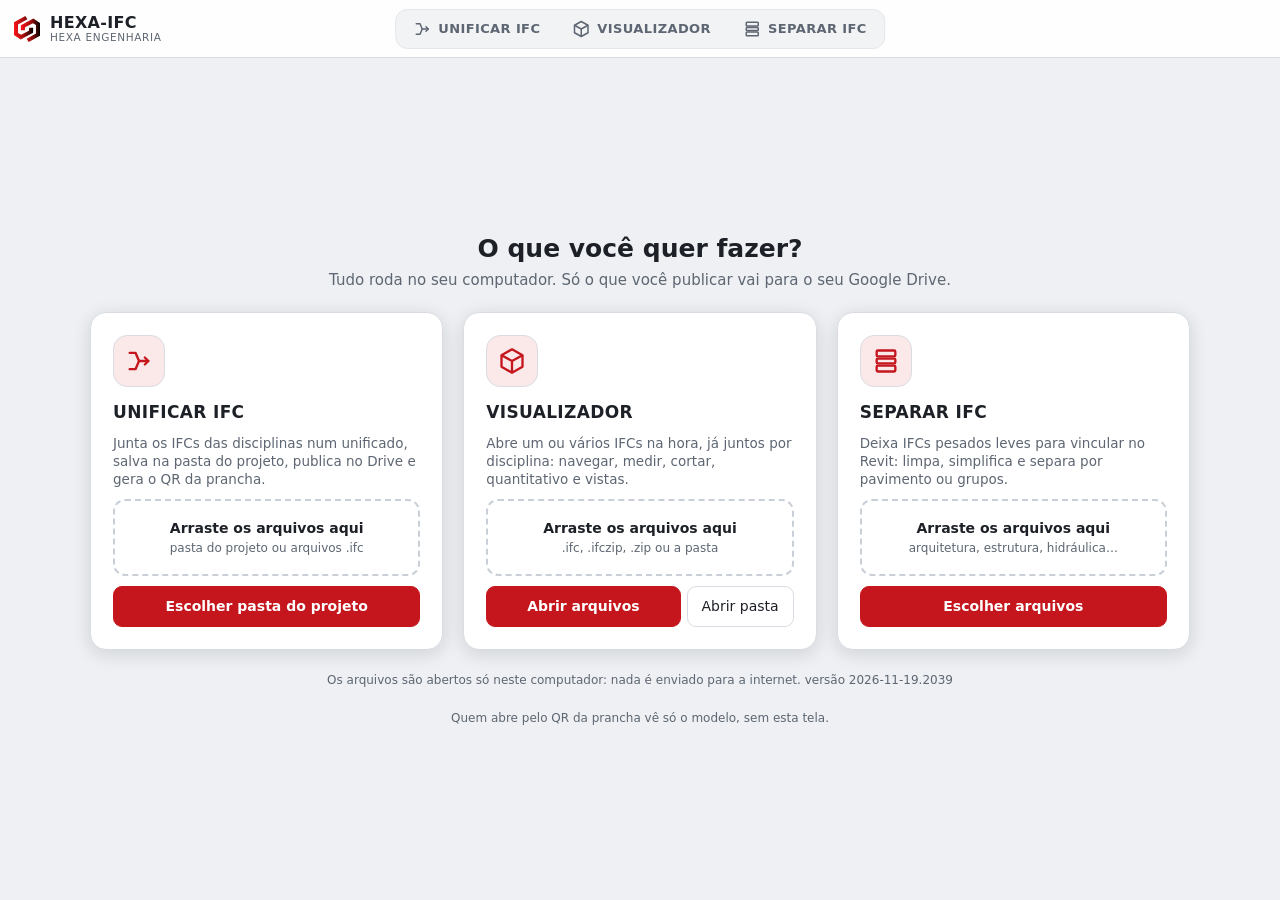
<file: index.html>
<!doctype html>
<html lang="pt-BR">
<head>
<meta charset="utf-8">
<meta name="viewport" content="width=device-width, initial-scale=1, viewport-fit=cover">
<meta name="theme-color" content="#ffffff">
<link rel="manifest" href="manifest.webmanifest">
<link rel="icon" type="image/png" href="icons/icon192.png">
<link rel="apple-touch-icon" href="icons/icon192.png">
<title>HEXA Engenharia · Visualizador IFC</title>
<style>
  :root {
    --bg: #eef0f3; --card: #ffffffee; --txt: #1d2127; --sub: #5d6672; --linha: #d9dde3;
    --acento: #c4161c; --acento-txt: #fff; --sombra: 0 4px 18px rgba(20, 28, 40, .14);
    --topo: calc(env(safe-area-inset-top) + 58px);
  }
  * { box-sizing: border-box; }
  [hidden] { display: none !important; }
  html, body { margin: 0; height: 100%; background: var(--bg); color: var(--txt);
    font: 15px/1.35 system-ui, -apple-system, "Segoe UI", Roboto, sans-serif; overflow: hidden; }
  button { font: inherit; color: inherit; }
  #c { position: fixed; inset: 0; width: 100%; height: 100%; display: block; touch-action: none; }
  .card { background: var(--card); backdrop-filter: blur(8px); border: 1px solid var(--linha); border-radius: 14px; box-shadow: var(--sombra); }
  .bt { border: 1px solid var(--linha); background: #fff; border-radius: 9px; padding: 7px 11px; font-size: 13px; cursor: pointer; }
  .bt:disabled { opacity: .45; cursor: default; }
  .bt.ativo { background: var(--acento); color: var(--acento-txt); border-color: var(--acento); }
  .bt.prim { background: var(--acento); color: #fff; border-color: var(--acento); font-weight: 600; }
  .linha { display: flex; gap: 6px; flex-wrap: wrap; align-items: center; }
  .dica { font-size: 12.5px; color: var(--sub); margin: 0 0 8px; }

  /* ---------- cabeçalho ---------- */
  header { position: fixed; top: 0; left: 0; right: 0; display: flex; align-items: center; gap: 10px;
    padding: calc(env(safe-area-inset-top) + 8px) 14px 8px; background: var(--card); backdrop-filter: blur(8px);
    border-bottom: 1px solid var(--linha); z-index: 5; height: var(--topo); }
  #logo { display: flex; flex: none; }
  .tit { min-width: 0; flex: 1; }
  #titulo { font-weight: 650; font-size: 15px; white-space: nowrap; overflow: hidden; text-overflow: ellipsis; }
  .sub { font-size: 12px; color: var(--sub); display: flex; gap: 8px; }
  .ic { border: 1px solid var(--linha); background: #fff; border-radius: 10px; width: 38px; height: 38px; display: grid; place-items: center; cursor: pointer; padding: 0; flex: none; }
  .ic svg { width: 20px; height: 20px; }
  .ic.ativo { background: var(--acento); color: #fff; border-color: var(--acento); }

  /* ---------- barra de ferramentas (direita) ---------- */
  #ferramentas { position: fixed; right: 12px; top: calc(var(--topo) + 196px); z-index: 4; display: flex; flex-direction: column; gap: 6px; padding: 6px; }

  /* ---------- cubo de vistas (como no Revit) ---------- */
  #cubo { position: fixed; right: 4px; top: calc(var(--topo) + 2px); width: 150px; z-index: 4; text-align: center; user-select: none; }
  #cuboCanvas { width: 150px; height: 166px; display: block; touch-action: none; cursor: grab; }
  #setasCubo button { position: absolute; width: 0; height: 0; padding: 0; border: 7px solid transparent; background: none; cursor: pointer; }
  #setasCubo .c { left: calc(50% - 7px); top: 27px; border-bottom: 9px solid #8a929c; border-top-width: 0; }
  #setasCubo .b { left: calc(50% - 7px); top: 113px; border-top: 9px solid #8a929c; border-bottom-width: 0; }
  #setasCubo .e { left: 27px; top: 68px; border-right: 9px solid #8a929c; border-left-width: 0; }
  #setasCubo .d { right: 27px; top: 68px; border-left: 9px solid #8a929c; border-right-width: 0; }
  #setasCubo .c:hover { border-bottom-color: #2f6fd0; } #setasCubo .b:hover { border-top-color: #2f6fd0; }
  #setasCubo .e:hover { border-right-color: #2f6fd0; } #setasCubo .d:hover { border-left-color: #2f6fd0; }
  #btnCasa { position: absolute; left: 4px; top: 4px; width: 26px; height: 26px; border-radius: 7px; border: 1px solid var(--linha); background: #ffffffd9; display: grid; place-items: center; padding: 0; cursor: pointer; color: var(--sub); }
  #btnCasa svg { width: 15px; height: 15px; }
  #btnCasa:hover { color: var(--acento); border-color: #b9c0c8; }
  #btnProj { margin-top: -4px; border: 1px solid var(--linha); background: #ffffffd9; border-radius: 10px; padding: 2px 9px; font-size: 11px; color: var(--sub); cursor: pointer; }
  #btnProj:hover { color: var(--acento); border-color: #b9c0c8; }

  /* ---------- coluna de cartões (ferramenta ativa + objeto selecionado) ---------- */
  #coluna { position: fixed; right: 160px; top: calc(var(--topo) + 12px); width: 330px; z-index: 4; display: flex; flex-direction: column; gap: 10px;
    max-height: calc(100vh - var(--topo) - 24px); overflow: auto; pointer-events: none; }
  #coluna > * { pointer-events: auto; }
  .pcard { padding: 12px 40px 12px 14px; position: relative; }
  .pcard h3 { font-size: 14px; margin: 0 0 8px; }
  .x { position: absolute; top: 6px; right: 6px; border: 0; background: none; font-size: 20px; color: var(--sub); cursor: pointer; padding: 4px 8px; line-height: 1; }
  #info .t { font-weight: 650; word-break: break-word; }
  #info .s, #info .o { font-size: 12.5px; color: var(--sub); margin-top: 2px; word-break: break-word; }
  .acoesInfo { margin-top: 10px; }
  .props table { border-collapse: collapse; width: 100%; font-size: 12.5px; margin-top: 8px; }
  .props th { text-align: left; font-weight: 500; color: var(--sub); padding: 3px 10px 3px 0; vertical-align: top; white-space: nowrap; }
  .props td { padding: 3px 0; word-break: break-word; }
  .props .dims { background: #f4f5f7; border-radius: 8px; }
  .props .dims th, .props .dims td { padding: 5px 8px; }
  .props .dims td { font-weight: 600; }
  .props details { margin-top: 8px; font-size: 12.5px; }
  .props summary { cursor: pointer; color: var(--acento); font-weight: 600; }
  .props .pg { margin-top: 8px; } .props .pg b { font-size: 12px; color: var(--sub); }
  .props .lista { margin: 8px 0 0; padding-left: 18px; font-size: 12.5px; }
  input[type=range] { width: 100%; accent-color: var(--acento); }
  /* ---------- Ver em AR ---------- */
  .campo { display: flex; flex-direction: column; gap: 4px; font-size: 12.5px; color: var(--sub); margin: 0 0 8px; }
  .campo select { border: 1px solid var(--linha); border-radius: 9px; padding: 7px 8px; font: inherit; font-size: 14px; color: var(--txt); background: #fff; }
  #cAR .pa, #cAR .pb { color: #fff; background: #c4161c; border-radius: 5px; padding: 0 5px; } #cAR .pb { background: #2f6fd0; }
  .arDist { font-size: 13.5px; font-weight: 600; margin: 0 0 8px; }
  .arMsg { font-size: 12.5px; color: #b3261e; background: #fdecea; border-radius: 8px; padding: 6px 8px; margin: 0 0 8px; }
  .arMsg:empty, .arStatus:empty { display: none; }
  .arStatus { font-size: 12.5px; background: #eef4fc; border-radius: 8px; padding: 6px 8px; margin: 0 0 8px; }
  .rot.pino { transform: translate(-50%, calc(-100% - 9px)); font-size: 13px; padding: 2px 8px; }
  #arOverlay { position: fixed; inset: 0; z-index: 20; pointer-events: none; display: flex; flex-direction: column; justify-content: space-between;
    padding: calc(env(safe-area-inset-top) + 12px) 12px calc(env(safe-area-inset-bottom) + 14px); color: #fff; font-size: 15px; }
  #arOverlay button, .arCaixa { pointer-events: auto; }
  .arTopo, .arBaixo { display: flex; flex-direction: column; gap: 8px; align-items: center; }
  .arFaixa { background: rgba(20, 24, 30, .78); border-radius: 12px; padding: 10px 14px; font-weight: 600; text-align: center; max-width: 520px; }
  .arFaixa:empty { display: none; }
  .arAviso { background: #f2a516; color: #1d2127; border-radius: 10px; padding: 8px 12px; font-weight: 600; font-size: 14px; text-align: center; }
  .arCaixa { position: relative; background: rgba(255, 255, 255, .95); color: var(--txt); border-radius: 14px; padding: 12px 14px; width: min(420px, 100%); box-shadow: var(--sombra); }
  #arInfo { padding-right: 40px; } #arInfo .t { font-weight: 650; word-break: break-word; } #arInfo .s { font-size: 13px; color: var(--sub); }
  #arInfo .d { border-collapse: collapse; margin-top: 6px; font-size: 13.5px; } #arInfo .d th { text-align: left; font-weight: 500; color: var(--sub); padding: 2px 10px 2px 0; } #arInfo .d td { font-weight: 600; }
  .arGrade { display: grid; grid-template-columns: auto repeat(4, 48px); gap: 6px; align-items: center; justify-content: center; }
  .arGrade .rot { font-size: 12.5px; color: var(--sub); padding-right: 4px; }
  .arGrade span.rot:nth-of-type(n+2) { grid-column: 1; }
  .arGrade button, .arBarra button { border: 0; border-radius: 12px; background: #fff; color: var(--txt); font: inherit; font-weight: 600; cursor: pointer; }
  .arGrade button { height: 46px; font-size: 20px; border: 1px solid var(--linha); }
  .arBarra { display: flex; gap: 8px; }
  .arBarra button { padding: 12px 16px; box-shadow: var(--sombra); }
  .arBarra button:disabled { opacity: .5; }
  .arBarra button.ativo { background: var(--acento); color: #fff; }
  .medidas { list-style: none; margin: 6px 0 8px; padding: 0; font-size: 13px; max-height: 34vh; overflow: auto; }
  .medidas .nw { white-space: nowrap; }
  .medidas li { display: grid; grid-template-columns: 70px 1fr auto; align-items: center; gap: 6px; padding: 5px 0; border-bottom: 1px solid #eef0f2; }
  .medidas li .nm { color: var(--sub); }
  .medidas li .val { text-align: right; }
  .medidas li small { display: block; color: var(--sub); font-size: 11.5px; margin-top: 1px; }
  .medidas li .del { border: 0; background: none; color: var(--sub); cursor: pointer; font-size: 16px; padding: 0 2px 0 4px; line-height: 1; }
  .medidas li .del:hover { color: var(--acento); }
  .medidas input.alt, #inpAltura { width: 58px; padding: 3px 5px; border: 1px solid var(--linha); border-radius: 6px; font: inherit; font-size: 12.5px; }
  .segmento { display: flex; background: #f1f3f5; border-radius: 10px; padding: 3px; gap: 2px; margin: 0 0 8px; }
  .segmento button { flex: 1; border: 0; background: none; padding: 6px 4px; border-radius: 8px; font-size: 13px; color: var(--sub); cursor: pointer; }
  .segmento button.ativo { background: #fff; color: var(--acento); font-weight: 600; box-shadow: 0 1px 3px rgba(0, 0, 0, .12); }
  .opc { display: flex; align-items: center; gap: 7px; font-size: 13px; margin: 0 0 6px; cursor: pointer; }
  .opc input { accent-color: var(--acento); width: 16px; height: 16px; margin: 0; flex: none; }
  #alturaVol { margin: 0 0 8px; font-size: 13px; }
  #barraDesenho { margin: 0 0 6px; }
  .totais { background: #f4f5f7; border-radius: 8px; padding: 7px 9px; font-size: 13px; margin: 0 0 8px; display: grid; gap: 2px; }
  .totais span { font-size: 11px; text-transform: uppercase; letter-spacing: .05em; color: var(--sub); }

  /* ---------- painel (esquerda) ---------- */
  #painel { position: fixed; left: 12px; bottom: calc(env(safe-area-inset-bottom) + 12px); z-index: 4; width: min(300px, calc(100vw - 24px)); }
  #painel .topo { display: flex; align-items: center; gap: 4px; padding: 8px 8px 4px 10px; }
  .abas { display: flex; gap: 2px; flex: 1; }
  .abas button { border: 0; background: none; padding: 6px 9px; border-radius: 8px; font-size: 13px; color: var(--sub); cursor: pointer; }
  .abas button.ativa { background: #fbe9ea; color: var(--acento); font-weight: 600; }
  #btnPainel { border: 0; background: none; font-size: 18px; color: var(--sub); padding: 2px 6px; cursor: pointer; }
  #painel.fechado #corpo { display: none; }
  #painel.fechado #btnPainel { transform: rotate(180deg); }
  .lst { list-style: none; margin: 0; padding: 0 6px; max-height: 36vh; overflow: auto; }
  .lst li { display: flex; align-items: center; gap: 6px; padding: 1px 6px; border-radius: 8px; }
  .lst label { flex: 1; display: flex; align-items: center; gap: 9px; padding: 7px 0; cursor: pointer; min-width: 0; }
  .lst input[type=checkbox] { width: 18px; height: 18px; accent-color: var(--acento); margin: 0; flex: none; }
  .lst .n { color: var(--sub); font-size: 12px; }
  .lst .vista { flex: 1; text-align: left; border: 0; background: none; padding: 8px 0; cursor: pointer; font-weight: 550; }
  .lst .del { border: 0; background: none; color: var(--sub); cursor: pointer; font-size: 17px; padding: 2px 6px; }
  .lst .vazio { color: var(--sub); font-size: 13px; padding: 8px 6px; }
  .sw { width: 12px; height: 12px; border-radius: 3px; flex: none; }
  .nm { white-space: nowrap; overflow: hidden; text-overflow: ellipsis; font-weight: 550; flex: 1; }
  .rodape { display: flex; gap: 6px; padding: 8px 12px 12px; flex-wrap: wrap; align-items: center; }
  .rodape select { border: 1px solid var(--linha); border-radius: 9px; padding: 7px 8px; font: inherit; font-size: 13px; background: #fff; flex: 1 1 100%; min-width: 0; }
  .novaVista { display: flex; gap: 6px; padding: 6px 12px 0; }
  .novaVista input { flex: 1; min-width: 0; border: 1px solid var(--linha); border-radius: 9px; padding: 7px 9px; font: inherit; font-size: 13px; }
  .grupoV { display: flex; align-items: baseline; gap: 8px; padding: 6px 12px 2px; font-size: 11px; font-weight: 700; color: var(--sub); text-transform: uppercase; letter-spacing: .04em; }
  .grupoV small { text-transform: none; letter-spacing: 0; font-weight: 500; }
  .grupoV .tag { background: #fbe9ea; color: var(--acento); border-radius: 8px; padding: 1px 7px; text-transform: none; letter-spacing: 0; }
  .lst .mov { border: 0; background: none; color: var(--sub); cursor: pointer; font-size: 15px; padding: 2px 6px; }
  .editorV { padding: 6px 12px 0; font-size: 12px; color: var(--sub); }
  .editorV .link { border: 0; background: none; padding: 0; color: var(--sub); text-decoration: underline dotted; text-underline-offset: 3px; cursor: pointer; font-size: 12px; }
  body.editando .editorV .link { color: var(--acento); font-weight: 600; }
  #msgEditor { display: block; margin-top: 3px; } #msgEditor:empty { display: none; } #msgEditor.erro { color: var(--acento); }
  #painel.isolando #lstDisc, #painel.isolando #lstTipos { opacity: .45; pointer-events: none; }   /* vistas continuam clicáveis */
  .lst .rx { display: none; border: 0; background: none; width: 30px; height: 30px; border-radius: 8px; color: #9aa1aa; cursor: pointer; padding: 0; place-items: center; flex: none; }
  .lst .rx svg { width: 18px; height: 18px; }
  body.rx-aberto .lst .rx, .lst .rx.on { display: inline-grid; }
  .lst .rx.on { color: var(--acento); background: #fbe9ea; }

  /* ---------- raio-X ---------- */
  .rxIco { display: inline-block; width: 14px; height: 14px; vertical-align: -2px; border-radius: 50%; border: 1.6px solid currentColor; background: linear-gradient(90deg, transparent 50%, currentColor 50%); }
  .op { display: flex; align-items: center; gap: 10px; font-size: 13px; color: var(--sub); margin: 4px 0 6px; }
  .op input { flex: 1; } .op b { min-width: 34px; text-align: right; color: var(--txt); font-weight: 600; }
  .chips { display: flex; flex-wrap: wrap; gap: 6px; margin: 6px 0 4px; }
  .chip { display: inline-flex; align-items: center; gap: 2px; background: #fbe9ea; color: var(--acento); border-radius: 14px; padding: 3px 3px 3px 10px; font-size: 12.5px; font-weight: 600; max-width: 100%; }
  .chip > span { overflow: hidden; text-overflow: ellipsis; white-space: nowrap; }
  .chip button { border: 0; background: none; cursor: pointer; font-size: 16px; line-height: 1; color: inherit; padding: 0 6px; }
  .vazioRx { font-size: 12.5px; color: var(--sub); }

  /* ---------- revelar ocultos ---------- */
  .ic { position: relative; }
  .badge { position: absolute; top: -5px; right: -5px; min-width: 17px; height: 17px; padding: 0 4px; border-radius: 9px; background: #d0258a; color: #fff; font-size: 10.5px; font-weight: 700; line-height: 17px; text-align: center; }
  #tRevelar.ativo { background: #d0258a; border-color: #d0258a; }
  #tRevelar.ativo .badge { background: #fff; color: #d0258a; }
  body.revelando::after { content: ''; position: fixed; left: 0; right: 0; bottom: 0; top: var(--topo); border: 4px solid #d0258a; pointer-events: none; z-index: 2; }
  #barraRevelar { position: fixed; left: 50%; bottom: calc(env(safe-area-inset-bottom) + 18px); transform: translateX(-50%); z-index: 6; display: flex; align-items: center; gap: 8px; padding: 8px 8px 8px 14px; border-color: #d0258a; max-width: calc(100vw - 24px); }
  #barraRevelar .tx { font-size: 13px; color: var(--sub); } #barraRevelar .tx b { color: #d0258a; }
  #barraRevelar .bt.prim { background: #d0258a; border-color: #d0258a; }
  #btnOcultar.prim { background: #d0258a; border-color: #d0258a; }
  body.revelando #painel { display: none; }   /* modo temporário: deixa a tela livre */

  /* ---------- QR ---------- */
  #qrPop { position: fixed; top: calc(var(--topo) + 4px); right: 12px; z-index: 6; padding: 12px; width: 200px; text-align: center; background: #fff; }
  #qrPop img { width: 174px; height: 174px; display: block; margin: 0 auto; background: #f4f5f7; border-radius: 6px; }
  #qrPop .linha { margin-top: 10px; flex-wrap: nowrap; } #qrPop .bt { flex: 1; padding: 6px 4px; font-size: 12px; }

  /* ---------- medidas ---------- */
  #rotulos { position: fixed; inset: 0; pointer-events: none; z-index: 3; }
  .rot { position: absolute; transform: translate(-50%, -50%); background: #1d2127; color: #fff; font-size: 12px; font-weight: 600; padding: 3px 7px; border-radius: 6px; white-space: nowrap; }
  .rot.area { background: #0e9f8e; font-size: 13px; }
  .rot.previa { opacity: .88; }
  .rot.lado { font-size: 11px; font-weight: 500; padding: 2px 6px; }

  /* ---------- alças da caixa de corte ---------- */
  #alcas { position: fixed; inset: 0; pointer-events: none; z-index: 3; }
  .alca { position: absolute; width: 28px; height: 28px; margin: -14px 0 0 -14px; padding: 0; border-radius: 50%; display: grid; place-items: center;
    background: var(--acento); color: #fff; border: 2px solid #fff; box-shadow: 0 2px 8px rgba(20, 28, 40, .35);
    cursor: grab; pointer-events: auto; touch-action: none; transition: transform .12s; }
  .alca svg { width: 16px; height: 16px; }
  .alca:hover, .alca.arrastando { transform: scale(1.18); }
  .alca.arrastando { cursor: grabbing; }
  body.apresentando #alcas { display: none !important; }

  /* ---------- quantitativos ---------- */
  #quant { position: fixed; inset: 0; z-index: 8; background: rgba(20, 28, 40, .35); display: grid; place-items: center; padding: 16px; }
  #quant .card { background: #fff; width: min(760px, 100%); max-height: calc(100vh - 32px); display: flex; flex-direction: column; padding: 0; }
  #quant .cab { display: flex; align-items: center; gap: 10px; padding: 14px 16px; border-bottom: 1px solid var(--linha); }
  #quant .cab h3 { margin: 0; font-size: 16px; flex: 1; }
  #quant .cab .x { position: static; }
  #quantCorpo { overflow: auto; padding: 4px 16px 16px; }
  #quantCorpo .filtro { margin: 12px 0 2px; padding: 8px 10px; background: #f1f5fa; border-radius: 8px; }
  #quantCorpo h4 { margin: 16px 0 6px; font-size: 13px; color: var(--sub); text-transform: uppercase; letter-spacing: .04em; }
  #quantCorpo table { width: 100%; border-collapse: collapse; font-size: 13px; }
  #quantCorpo th { text-align: left; font-weight: 600; color: var(--sub); font-size: 12px; border-bottom: 1px solid var(--linha); padding: 6px 6px; }
  #quantCorpo td { padding: 6px; border-bottom: 1px solid #eef0f2; vertical-align: top; }
  #quantCorpo .num { text-align: right; white-space: nowrap; }
  #quantCorpo .nota { font-size: 12px; color: var(--sub); margin-top: 14px; }
  #quantCorpo .cat td { font-weight: 650; background: #f4f5f7; padding-top: 7px; }
  #quantCorpo .cat .sw { display: inline-block; vertical-align: -1px; margin-right: 7px; }
  #quantCorpo small { color: var(--sub); }

  /* ---------- apresentação ---------- */
  #barraApres { position: fixed; left: 50%; bottom: calc(env(safe-area-inset-bottom) + 18px); transform: translateX(-50%); z-index: 6;
    display: flex; align-items: center; gap: 8px; padding: 8px; }
  #barraApres .nomeV { min-width: 160px; max-width: 52vw; text-align: center; font-weight: 600; white-space: nowrap; overflow: hidden; text-overflow: ellipsis; }
  body.apresentando #painel, body.apresentando #ferramentas, body.apresentando #coluna, body.apresentando #btnQr, body.apresentando #qrPop, body.apresentando #cubo { display: none !important; }

  /* ---------- carregamento / boas-vindas ---------- */
  #overlay { position: fixed; inset: 0; display: grid; place-items: center; z-index: 10; background: var(--bg); padding: 24px; }
  .carga { width: min(360px, 100%); text-align: center; }
  #btCancelar { margin-top: 14px; }
  .bvLimpar { border: 0; background: none; color: var(--sub); text-decoration: underline; cursor: pointer; font: inherit; padding: 0 2px; }
  #status { color: var(--sub); margin-bottom: 12px; min-height: 2.6em; }
  .trilho { height: 6px; background: #dfe3e8; border-radius: 6px; overflow: hidden; }
  #barra { height: 100%; width: 0; background: var(--acento); transition: width .2s; }
  #barra.indet { width: 35%; animation: vai 1.1s ease-in-out infinite; }
  @keyframes vai { 0% { transform: translateX(-100%); } 100% { transform: translateX(290%); } }
  #overlay.erro #status { color: var(--acento); font-weight: 600; }
  /* ---------- HEXA-IFC: tela principal (três cartões) ---------- */
  #boasvindas { position: fixed; inset: var(--topo) 0 0 0; display: grid; place-items: center; z-index: 6; padding: 24px 16px; overflow: auto; background: var(--bg); }
  body.comModelo #boasvindas { background: rgba(238, 240, 243, .86); backdrop-filter: blur(3px); z-index: 20; }
  .inicio { width: min(1100px, 100%); display: flex; flex-direction: column; align-items: center; gap: 22px; position: relative; }
  .inicio > .x { position: absolute; right: 0; top: 0; }
  .ola { text-align: center; } .ola h1 { margin: 0; font-size: 25px; } .ola p { margin: 4px 0 0; color: var(--sub); }
  .cartoes { display: grid; grid-template-columns: repeat(3, minmax(0, 1fr)); gap: 20px; width: 100%; }
  .cartao { background: #fff; border: 1px solid var(--linha); border-radius: 16px; box-shadow: var(--sombra); padding: 22px; display: flex; flex-direction: column; gap: 10px; }
  .cartao .ic { width: 52px; height: 52px; border-radius: 14px; background: #fbe9ea; color: var(--acento); display: grid; place-items: center; }
  .cartao .ic svg { width: 28px; height: 28px; }
  .cartao h2 { margin: 4px 0 0; font-size: 17px; letter-spacing: .02em; }
  .cartao p { margin: 0; color: var(--sub); font-size: 13.5px; flex: 1; }
  .cartao .bt { padding: 10px 14px; font-size: 14px; } .cartao > .bt, .cartao .linha .bt.prim { flex: 1; }
  .cartao .linha { margin: 0; }
  .cartao.sobre { border-color: var(--acento); box-shadow: 0 0 0 3px #fbe9ea; }
  .areaSoltar { border: 2px dashed #c9cfd6; border-radius: 12px; padding: 18px 12px; display: flex; flex-direction: column; align-items: center; gap: 2px; color: var(--sub); cursor: pointer; text-align: center; }
  .areaSoltar:hover { border-color: var(--acento); color: var(--txt); }
  .areaSoltar b { color: var(--txt); font-size: 14px; }
  .areaSoltar span { font-size: 12px; }
  #recentes { width: 100%; background: #fff; border: 1px solid var(--linha); border-radius: 14px; padding: 12px 18px; }
  #recentes h2 { font-size: 13px; color: var(--sub); font-weight: 600; margin: 0 0 6px; text-transform: uppercase; letter-spacing: .04em; }
  #recentes ul { list-style: none; margin: 0; padding: 0; }
  #recentes li { display: flex; align-items: center; gap: 6px; border-top: 1px solid var(--linha); }
  #recentes li button.rec { flex: 1; min-width: 0; text-align: left; border: 0; background: none; padding: 9px 4px; cursor: pointer; }
  #recentes li button.rec:hover { color: var(--acento); }
  #recentes li .n { display: block; font-weight: 600; white-space: nowrap; overflow: hidden; text-overflow: ellipsis; }
  #recentes li .q { display: block; font-size: 12px; color: var(--sub); }
  #recentes li .tira { border: 0; background: none; color: var(--sub); font-size: 18px; cursor: pointer; padding: 4px 8px; }
  #cMedicao { position: fixed; right: 12px; bottom: 12px; z-index: 30; padding: 8px 12px; font-size: 12px; min-width: 180px; }
  #cMedicao table { border-collapse: collapse; width: 100%; margin-top: 4px; } #cMedicao td { padding: 1px 0; } #cMedicao td + td { text-align: right; padding-left: 12px; font-variant-numeric: tabular-nums; }
  /* Abrir leve: o que ficou de fora, com uma etiqueta por grupo para carregar depois */
  #avisoLeve { position: fixed; top: 60px; left: 50%; transform: translateX(-50%); z-index: 8; display: flex; flex-wrap: wrap; align-items: center; gap: 6px; padding: 8px 12px; font-size: 13px; max-width: min(760px, calc(100vw - 32px)); }
  #avisoLeve .sub { color: var(--sub, #667); }
  #avisoLeve .chip { border: 1px solid var(--linha); background: transparent; border-radius: 999px; padding: 3px 10px; font: inherit; cursor: pointer; color: inherit; }
  #avisoLeve .chip span { opacity: .6; margin-left: 2px; font-variant-numeric: tabular-nums; }
  #avisoLeve .chip:hover { border-color: currentColor; }
  #avisoLeve .bt { margin-left: 4px; }
  #cMedicao .tot td { border-top: 1px solid var(--linha); font-weight: 600; }
  #boasvindas .bvNota { font-size: 12px; color: var(--sub); margin: 0; text-align: center; }
  #boasvindas .bvNota .bt { padding: 4px 10px; font-size: 12px; }
  /* barra UNIFICAR | VISUALIZADOR | SEPARAR (só no programa; a página do QR fica como sempre) */
  .hxMarca, #funcoes, #hxQr { display: none; }
  body.hx .hxMarca { display: flex; flex-direction: column; line-height: 1.1; min-width: 0; margin-right: auto; }
  body.hx .hxMarca b { font-size: 16px; letter-spacing: .02em; } body.hx .hxMarca span { font-size: 10.5px; color: var(--sub); letter-spacing: .06em; }
  body.hx .tit { display: none; } body.hx[data-aba=visualizador].temModelo .tit { display: block; } body.hx[data-aba=visualizador].temModelo .hxMarca { display: none; }
  body.hx #funcoes { display: flex; position: absolute; left: 50%; transform: translateX(-50%); gap: 4px; background: #f2f3f5; border: 1px solid #e3e6ea; border-radius: 12px; padding: 3px; }
  #funcoes a { display: flex; align-items: center; gap: 7px; padding: 7px 14px; border-radius: 9px; font-size: 13px; font-weight: 700; letter-spacing: .03em; color: var(--sub); text-decoration: none; white-space: nowrap; }
  #funcoes a svg { width: 18px; height: 18px; } #funcoes a.on { background: #fff; color: var(--acento); box-shadow: 0 1px 4px rgba(20, 28, 40, .12); }
  body.hx:not([data-aba=visualizador]) header > button.ic { display: none !important; }
  body.hx[data-aba=unificar] #hxQr { display: grid !important; margin-left: auto; }
  body.hx[data-aba=unificar] :is(#c, #rotulos, #alcas, #qrPop, #ferramentas, #cubo, #coluna, #painel, #barraRevelar, #barraApres, #quant, #cMedicao, #avisoLeve),
  body.hx[data-aba=separar] :is(#rotulos, #alcas, #qrPop, #ferramentas, #coluna, #painel, #barraRevelar, #barraApres, #quant, #cMedicao, #avisoLeve, #info) { display: none !important; }
  .aba { position: fixed; inset: var(--topo) 0 0 0; z-index: 4; background: var(--bg); }
  #ifUnificar { width: 100%; height: 100%; border: 0; display: block; background: #f3f4f6; }
  .emBreve { display: grid; place-items: center; height: 100%; color: var(--sub); text-align: center; }
  /* SEPARAR IFC: painel à esquerda; à direita, a prévia 3D do modelo limpo (o próprio visualizador, sem as ferramentas) */
  :root { --sepW: min(640px, calc(100vw - 32px)); }
  #abaSeparar { overflow: hidden; }
  #abaSeparar.comPrevia { background: transparent; pointer-events: none; }
  #abaSeparar.comPrevia > * { pointer-events: auto; }
  body.hx[data-aba=separar] #c { left: calc(var(--sepW) + 32px); width: calc(100% - var(--sepW) - 32px); }
  body.hx[data-aba=separar] #overlay { left: calc(var(--sepW) + 32px); }
  body.hx[data-aba=separar] #btCancelar { display: none !important; }
  body.hx[data-aba=separar]:not(.sepPrevia) #cubo { display: none !important; }
  #sepClique { position: absolute; bottom: 24px; left: calc(var(--sepW) + 32px + (100% - var(--sepW) - 32px) / 2); transform: translateX(-50%); padding: 8px 16px; font-size: 13.5px; color: var(--sub); white-space: nowrap; display: none; }
  #abaSeparar.comPrevia #sepClique { display: block; }
  #painelSeparar { position: absolute; left: 16px; top: 16px; bottom: 16px; width: var(--sepW); display: flex; flex-direction: column; padding: 0; overflow: hidden; background: #fff; }
  #painelSeparar.semArquivo { bottom: auto; }
  .sepTopo { padding: 16px 20px 10px; border-bottom: 1px solid var(--linha); }
  .sepTopo h2 { margin: 0; font-size: 20px; } .sepTopo p { margin: 4px 0 0; color: var(--sub); font-size: 13px; }
  #sepAbas { display: flex; flex-wrap: wrap; gap: 8px; padding: 12px 20px 4px; }
  .sepAba { position: relative; display: flex; flex-direction: column; border: 1px solid var(--linha); border-radius: 10px; padding: 6px 26px 6px 12px; cursor: pointer; min-width: 0; max-width: 240px; background: #fff; }
  .sepAba .n { font-weight: 650; font-size: 13.5px; white-space: nowrap; overflow: hidden; text-overflow: ellipsis; } .sepAba .e { font-size: 12px; color: var(--sub); }
  .sepAba.on { border-color: var(--acento); background: #fdf1f1; } .sepAba.on .n, .sepAba.on .e { color: var(--acento); }
  .sepAba.erro .e { color: var(--acento); }
  .sepAba .x { top: 2px; right: 2px; font-size: 15px; padding: 2px 6px; }
  .sepMais { border: 1px dashed #b9c0c8; border-radius: 10px; background: none; color: var(--sub); padding: 6px 14px; cursor: pointer; font: inherit; font-size: 13px; }
  .sepMais:hover { color: var(--acento); border-color: var(--acento); }
  #sepVazio { margin: 12px 20px 20px; display: flex; flex-direction: column; align-items: center; gap: 6px; padding: 26px 16px; }
  #sepVazio span { font-size: 12.5px; color: var(--sub); } #sepVazio .bt { margin-top: 6px; }
  .sepLendo { padding: 18px 20px; color: var(--sub); font-size: 14px; }
  .gira { display: inline-block; width: 14px; height: 14px; border: 2px solid var(--linha); border-top-color: var(--acento); border-radius: 50%; animation: gira .8s linear infinite; vertical-align: -2px; margin-right: 6px; }
  @keyframes gira { to { transform: rotate(360deg); } }
  #sepCorpo { flex: 1; overflow: auto; padding: 4px 20px 12px; }
  .sepSec { display: flex; align-items: baseline; justify-content: space-between; margin: 12px 0 6px; }
  .sepSec h3 { margin: 0; font-size: 12.5px; letter-spacing: .06em; text-transform: uppercase; color: var(--sub); font-weight: 650; }
  .link { border: 0; background: none; color: var(--acento); font: inherit; font-size: 13px; font-weight: 600; cursor: pointer; padding: 2px 4px; }
  .sepLimpeza { border: 1px solid var(--linha); border-radius: 10px; padding: 10px 14px; background: #fafbfc; font-size: 13.5px; }
  .sepLimpeza p { margin: 0; } .sepLimpeza .tot { font-size: 14.5px; margin-bottom: 6px; }
  .sepLimpeza .chips { display: flex; flex-wrap: wrap; gap: 6px; margin: 6px 0 8px; }
  .sepLimpeza .chip { border: 1px solid var(--linha); background: #fff; color: var(--txt); border-radius: 999px; padding: 2px 10px; font-size: 12.5px; font-weight: 400; }
  .sepLimpeza .chip b { font-weight: 600; font-variant-numeric: tabular-nums; }
  .sepLimpeza .malhas { color: var(--sub); font-size: 12.5px; }
  .sepLimpeza .avisos { margin: 6px 0 0; padding-left: 18px; color: #8a5a00; font-size: 12px; }
  .sepOpcoes { border: 1px solid var(--linha); border-radius: 10px; padding: 10px 14px; margin-bottom: 8px; }
  .sepOpcoes .manter { display: grid; grid-template-columns: repeat(auto-fill, minmax(180px, 1fr)); gap: 4px 12px; margin-bottom: 10px; }
  .sepOpcoes .opc { display: flex; align-items: center; gap: 6px; font-size: 13px; }
  .sepOpcoes input:not([type]), .sepOpcoes input[type=number] { font: inherit; padding: 5px 8px; border: 1px solid var(--linha); border-radius: 8px; }
  .sepOpcoes .linhaOpc { display: flex; flex-wrap: wrap; align-items: center; gap: 8px 16px; margin-bottom: 8px; }
  .sepOpcoes .linhaOpc .campo { margin: 0; width: 170px; }
  .sepModos { display: inline-flex; border: 1px solid var(--linha); border-radius: 10px; padding: 0; overflow: hidden; background: #fff; }
  .sepModos button { border-radius: 0; padding: 7px 16px; font-size: 13.5px; color: var(--txt); border-right: 1px solid var(--linha); flex: none; }
  .sepModos button:last-child { border-right: 0; }
  .sepModos button.ativo { background: var(--acento); color: #fff; box-shadow: none; }
  .sepModos button:disabled { opacity: .4; cursor: default; }
  #sepGrupos { margin: 10px 0 0; font-size: 13px; color: var(--sub); display: flex; flex-wrap: wrap; align-items: center; gap: 6px; }
  #sepGrupos .lista { display: contents; }
  .gchip { display: inline-flex; align-items: center; gap: 2px; border: 1px solid color-mix(in srgb, var(--c) 45%, #fff); background: color-mix(in srgb, var(--c) 10%, #fff); color: var(--c); border-radius: 8px; padding: 2px 4px 2px 8px; font-weight: 650; font-size: 12.5px; }
  .gchip .gnome { border: 0; background: transparent; color: inherit; font: inherit; text-transform: uppercase; padding: 0; min-width: 3ch; field-sizing: content; }
  .gchip .gnome:focus { outline: 1px dashed currentColor; outline-offset: 1px; }
  .gchip .del { border: 0; background: none; color: inherit; cursor: pointer; font-size: 14px; padding: 0 3px; opacity: .6; } .gchip .del:hover { opacity: 1; }
  .sepSemPar { margin: 10px 0 0; padding: 6px 10px; border-radius: 8px; background: #fff6e0; color: #6b4a00; font-size: 12.5px; }
  #sepPavs { width: 100%; border-collapse: collapse; margin-top: 10px; font-size: 13.5px; }
  #sepPavs th { text-align: left; font-weight: 500; color: var(--sub); font-size: 12.5px; padding: 4px 6px; border-bottom: 1px solid var(--linha); }
  #sepPavs td { padding: 5px 6px; border-bottom: 1px solid #eef0f3; }
  #sepPavs .num { text-align: right; font-variant-numeric: tabular-nums; } #sepPavs .nm { font-weight: 600; }
  #sepPavs input[type=checkbox] { accent-color: var(--acento); width: 16px; height: 16px; margin: 0; vertical-align: middle; }
  #sepPavs .gr { display: none; } #sepPavs.comGrupo .gr { display: table-cell; }
  #sepPavs tr.des td { color: var(--sub); } #sepPavs tr.des .nm { font-weight: 500; }
  #sepPavs tr.recolhido td { background: #f6f7f9; color: var(--sub); font-size: 12.5px; } #sepPavs tr.recolhido .nm { font-weight: 500; }
  #sepPavs tr.semPar td { background: #fff6e0; }
  #sepPavs tr.fora .nm { font-weight: 500; font-style: italic; }
  #sepPavs select.grupo { font: inherit; font-size: 12.5px; font-weight: 650; color: var(--c); border: 1px solid color-mix(in srgb, var(--c) 40%, #fff); background: color-mix(in srgb, var(--c) 8%, #fff); border-radius: 7px; padding: 2px 4px; text-transform: uppercase; }
  #sepPavs .vazio { color: var(--sub); text-align: center; padding: 14px; }
  #sepRodape { border-top: 1px solid var(--linha); padding: 12px 20px; display: flex; flex-wrap: wrap; align-items: center; gap: 10px; }
  #sepVai { flex: 1 1 240px; margin: 0; font-size: 13px; color: var(--sub); } #sepVai b { color: var(--txt); }
  #sepRodape .acoes { display: flex; gap: 8px; flex-wrap: wrap; }
  #sepResultado { flex-basis: 100%; margin: 0; font-size: 13px; padding: 8px 10px; border-radius: 8px; background: #eef8f0; color: #1d5e2c; }
  #sepResultado.erro { background: #fff3f3; color: #8a1116; }
  .alerta { color: var(--acento); }
  #sepDica { position: absolute; left: calc(var(--sepW) + 40px); top: 16px; padding: 8px 14px; font-size: 13.5px; color: var(--sub); }
  #painelSeparar.semArquivo ~ #sepDica { display: none; }
  @media (max-width: 1100px) { #sepDica, #sepClique { display: none !important; } }
  @media (max-width: 1000px) { #funcoes a span { display: none; } #funcoes a { padding: 7px 12px; } }
  @media (max-width: 760px) { .cartoes { grid-template-columns: 1fr; } }
  /* celular: Unificar e Separar precisam do Chrome/Edge no computador (pastas e gravação) */
  @media (pointer: coarse) and (max-width: 760px) { .cartao[data-funcao=unificar], .cartao[data-funcao=separar], #funcoes a[data-aba=unificar], #funcoes a[data-aba=separar] { display: none; } }
  /* ---------- programa: soltar, juntar, avisos ---------- */
  #soltar { position: fixed; inset: 0; z-index: 30; background: rgba(196, 22, 28, .08); border: 3px dashed var(--acento); display: grid; place-items: center; pointer-events: none; }
  #soltar div { background: #fff; border-radius: 14px; padding: 14px 22px; font-weight: 650; box-shadow: var(--sombra); }
  #cJuntar { position: fixed; left: 50%; top: 50%; transform: translate(-50%, -50%); z-index: 25; background: #fff; padding: 18px; width: min(460px, calc(100vw - 24px)); }
  #cJuntar .t { margin: 0 0 12px; font-weight: 600; }
  #avisoLocal { position: fixed; left: 50%; bottom: calc(env(safe-area-inset-bottom) + 16px); transform: translateX(-50%); z-index: 24; background: #fff; padding: 10px 40px 10px 14px; width: min(520px, calc(100vw - 24px)); }
  #avisoLocal ul { margin: 0; padding-left: 18px; font-size: 13px; }
  #avisoLocal.erro { border-color: var(--acento); }

  /* ---------- celular ---------- */
  @media (max-width: 640px) {
    #ferramentas { right: 8px; padding: 4px; gap: 4px; top: calc(var(--topo) + 156px); }
    .ic { width: 36px; height: 36px; }
    #cubo { width: 116px; right: 0; }
    #cuboCanvas { width: 116px; height: 128px; }
    #setasCubo .c { top: 20px; } #setasCubo .b { top: 88px; } #setasCubo .e, #setasCubo .d { top: 51px; } #setasCubo .e { left: 20px; } #setasCubo .d { right: 20px; }
    #coluna { left: 10px; right: 60px; width: auto; max-height: 42vh; top: calc(var(--topo) + 156px); }
    /* desenhando área/volume: o cartão encolhe para não cobrir o modelo */
    #cMedir.desenhando #modosMedida, #cMedir.desenhando:not(.altura) .dica, #cMedir.desenhando .medidas,
    #cMedir.desenhando .totais, #cMedir.desenhando #btnLimparMedidas { display: none; }
    #cMedir.desenhando h3 { margin-bottom: 6px; }
    #painel { width: calc(100vw - 76px); left: 10px; }
    .lst { max-height: 24vh; }
    .alca { width: 34px; height: 34px; margin: -17px 0 0 -17px; }
    #barraRevelar { flex-wrap: wrap; justify-content: center; bottom: calc(env(safe-area-inset-bottom) + 12px); }
    #barraRevelar .tx { flex: 1 1 100%; text-align: center; }
    /* marcando A/B: o cartão vai para baixo e o painel sai, para a planta ficar livre */
    body.ar-aberto #painel { display: none; }
    #cAR { position: fixed; left: 10px; right: 10px; bottom: calc(env(safe-area-inset-bottom) + 10px); padding: 10px 40px 10px 12px; }
    #cAR h3 { margin-bottom: 6px; } #cAR .campo { margin-bottom: 6px; } #cAR .dica { margin-bottom: 6px; font-size: 12px; } #cAR .arDist { margin-bottom: 6px; }
  }
</style>
<script src="config.js"></script>
</head>
<body>
<canvas id="c"></canvas>
<div id="rotulos"></div>
<div id="alcas" hidden></div>

<header>
  <span id="logo"></span>
  <div class="hxMarca"><b>HEXA-IFC</b><span>HEXA ENGENHARIA</span></div>
  <nav id="funcoes" aria-label="Funções"><a href="#unificar" data-aba="unificar" title="Unificar IFC"><svg viewBox="0 0 24 24" fill="none" stroke="currentColor" stroke-width="2" stroke-linecap="round" stroke-linejoin="round" aria-hidden="true"><path d="M4 5h5l3 7-3 7H4"/><path d="M20 12h-8"/><path d="M17 9l3 3-3 3"/></svg><span>UNIFICAR IFC</span></a><a href="#visualizador" data-aba="visualizador" title="Visualizador"><svg viewBox="0 0 24 24" fill="none" stroke="currentColor" stroke-width="2" stroke-linejoin="round" aria-hidden="true"><path d="M12 2l9 5v10l-9 5-9-5V7z"/><path d="M3 7l9 5 9-5M12 12v10"/></svg><span>VISUALIZADOR</span></a><a href="#separar" data-aba="separar" title="Separar IFC"><svg viewBox="0 0 24 24" fill="none" stroke="currentColor" stroke-width="2" stroke-linecap="round" aria-hidden="true"><rect x="4" y="3" width="16" height="5" rx="1"/><rect x="4" y="10" width="16" height="4" rx="1"/><rect x="4" y="16" width="16" height="5" rx="1"/></svg><span>SEPARAR IFC</span></a></nav>
  <button id="hxQr" class="ic" title="QR de um link" aria-label="QR de um link"><svg viewBox="0 0 24 24" fill="currentColor" aria-hidden="true"><path d="M3 3h8v8H3V3zm2 2v4h4V5H5zm8-2h8v8h-8V3zm2 2v4h4V5h-4zM3 13h8v8H3v-8zm2 2v4h4v-4H5zm11-2h2v2h-2v-2zm-3 0h2v3h-2v-3zm5 3h3v2h-3v-2zm-5 2h3v3h-3v-3zm5 1h2v2h-2v-2zm-2 2h2v2h-2v-2z"/></svg></button>
  <div class="tit"><div id="titulo">Visualizador IFC</div><div class="sub"><span id="empresa"></span><span id="data"></span></div></div>
  <button id="btnPublicar" class="ic" hidden title="Publicar / gerar QR (abre a ferramenta Juntar IFC + QR com estes arquivos)" aria-label="Publicar / gerar QR"><svg viewBox="0 0 24 24" fill="none" stroke="currentColor" stroke-width="2" stroke-linecap="round" stroke-linejoin="round" aria-hidden="true"><rect x="3" y="3" width="6" height="6" rx="1"/><rect x="3" y="15" width="6" height="6" rx="1"/><rect x="15" y="3" width="6" height="6" rx="1"/><path d="M14 20l6-6M15 14h5v5"/></svg></button>
  <button id="btnAbrir" class="ic" hidden title="Abrir arquivos IFC (ou arraste para a janela)" aria-label="Abrir arquivos"><svg viewBox="0 0 24 24" fill="none" stroke="currentColor" stroke-width="2" stroke-linejoin="round" aria-hidden="true"><path d="M3 7a2 2 0 0 1 2-2h4l2 2h8a2 2 0 0 1 2 2v8a2 2 0 0 1-2 2H5a2 2 0 0 1-2-2z"/></svg></button>
  <button id="btnQr" class="ic" hidden title="QR code deste modelo" aria-label="QR code deste modelo"><svg viewBox="0 0 24 24" fill="currentColor" aria-hidden="true"><path d="M3 3h8v8H3V3zm2 2v4h4V5H5zm8-2h8v8h-8V3zm2 2v4h4V5h-4zM3 13h8v8H3v-8zm2 2v4h4v-4H5zm11-2h2v2h-2v-2zm-3 0h2v3h-2v-3zm5 3h3v2h-3v-2zm-5 2h3v3h-3v-3zm5 1h2v2h-2v-2zm-2 2h2v1h-2v-1zm4-8h1v3h-1v-3z"/></svg></button>
</header>
<div id="qrPop" class="card" hidden><img id="qrPopImg" alt="QR code do modelo"><div class="linha"><button id="qrCopiar" class="bt">Copiar link</button><button id="qrBaixar" class="bt">Baixar QR</button></div></div>

<!-- ferramentas: só ícones, com dica ao passar o mouse -->
<div id="ferramentas" class="card" hidden>
  <button class="ic" id="tMulti" title="Seleção múltipla (no computador: Ctrl+clique)" aria-label="Seleção múltipla"><svg viewBox="0 0 24 24" fill="none" stroke="currentColor" stroke-width="2" aria-hidden="true"><rect x="3" y="3" width="11" height="11" rx="2"/><path d="M10 21h9a2 2 0 0 0 2-2v-9"/><path d="M17 17v-3"/></svg></button>
  <button class="ic" id="tMedir" title="Medir: distância, área e volume" aria-label="Medir"><svg viewBox="0 0 24 24" fill="none" stroke="currentColor" stroke-width="2" aria-hidden="true"><path d="M3 17 17 3l4 4L7 21z"/><path d="m8 12 2 2M11 9l2 2M14 6l2 2"/></svg></button>
  <button class="ic" id="tCorte" title="Caixa de corte" aria-label="Caixa de corte"><svg viewBox="0 0 24 24" fill="none" stroke="currentColor" stroke-width="2" aria-hidden="true"><path d="M3 12h18" stroke-dasharray="3 2"/><path d="M6 8V4h12v4M6 16v4h12v-4"/></svg></button>
  <button class="ic" id="tRaiox" title="Raio-X (transparência no que você escolher)" aria-label="Raio-X"><svg viewBox="0 0 24 24" fill="none" stroke="currentColor" stroke-width="2" aria-hidden="true"><path d="M2 12s3.5-7 10-7 10 7 10 7-3.5 7-10 7S2 12 2 12z"/><circle cx="12" cy="12" r="3"/></svg></button>
  <button class="ic" id="tRevelar" hidden title="Revelar ocultos" aria-label="Revelar ocultos"><svg viewBox="0 0 24 24" fill="none" stroke="currentColor" stroke-width="2" stroke-linecap="round" stroke-linejoin="round" aria-hidden="true"><path d="M9 18h6M10 21h4"/><path d="M12 3a6 6 0 0 0-3.6 10.8c.7.6 1.1 1.3 1.1 2.2h5c0-.9.4-1.6 1.1-2.2A6 6 0 0 0 12 3z"/></svg><span class="badge" id="nOcultos"></span></button>
  <button class="ic" id="tQuant" title="Quantitativos" aria-label="Quantitativos"><svg viewBox="0 0 24 24" fill="none" stroke="currentColor" stroke-width="2" aria-hidden="true"><path d="M8 6h13M8 12h13M8 18h13"/><path d="M3 6h.01M3 12h.01M3 18h.01" stroke-width="3" stroke-linecap="round"/></svg></button>
  <button class="ic" id="tAR" hidden title="Ver em AR" aria-label="Ver em AR"><svg viewBox="0 0 24 24" fill="none" stroke="currentColor" stroke-width="2" stroke-linecap="round" stroke-linejoin="round" aria-hidden="true"><path d="M3 7V4a1 1 0 0 1 1-1h3M17 3h3a1 1 0 0 1 1 1v3M21 17v3a1 1 0 0 1-1 1h-3M7 21H4a1 1 0 0 1-1-1v-3"/><path d="m12 6.5 5 2.75v5.5L12 17.5l-5-2.75v-5.5z"/><path d="M7 9.25 12 12l5-2.75M12 12v5.5"/></svg></button>
  <button class="ic" id="tTela" title="Tela cheia" aria-label="Tela cheia"><svg viewBox="0 0 24 24" fill="none" stroke="currentColor" stroke-width="2" aria-hidden="true"><path d="M8 3H3v5M16 3h5v5M8 21H3v-5M16 21h5v-5"/></svg></button>
</div>

<div id="cubo" hidden>
  <canvas id="cuboCanvas" title="Clique numa face, aresta ou canto para ver o modelo daquele lado. Arraste o cubo para girar travando nas vistas; arraste o anel para girar na horizontal. N, S, L, O: vista daquele lado."></canvas>
  <div id="setasCubo" hidden><button class="c" data-s="0,1" title="Face de cima" aria-label="Face de cima"></button><button class="b" data-s="0,-1" title="Face de baixo" aria-label="Face de baixo"></button><button class="e" data-s="-1,0" title="Face da esquerda" aria-label="Face da esquerda"></button><button class="d" data-s="1,0" title="Face da direita" aria-label="Face da direita"></button></div>
  <button id="btnCasa" title="Vista inicial" aria-label="Vista inicial"><svg viewBox="0 0 24 24" fill="none" stroke="currentColor" stroke-width="2.2" stroke-linecap="round" stroke-linejoin="round" aria-hidden="true"><path d="M3 11 12 3l9 8"/><path d="M5 10v10h5v-6h4v6h5V10"/></svg></button>
  <button id="btnProj">Paralela</button>
</div>

<div id="coluna">
  <!-- cartão da ferramenta ativa -->
  <div id="cMedir" class="card pcard" hidden><button class="x" data-fecha="medir" aria-label="Fechar">×</button>
    <h3>Medir</h3>
    <div class="segmento" id="modosMedida"><button data-modo="dist" class="ativo">Distância</button><button data-modo="area">Área</button><button data-modo="vol">Volume</button></div>
    <p class="dica" id="dicaMedida">Clique em dois pontos do modelo.</p>
    <label class="opc" id="optSeq"><input type="checkbox" id="chkSeq"> Em sequência (cada clique continua do último ponto)</label>
    <div id="alturaVol" hidden><label>Altura <input type="number" id="inpAltura" step="0.01" min="0" value="0.00"> m</label></div>
    <div id="barraDesenho" class="linha" hidden><button class="bt" id="btnDesfazerPt" title="Desfazer o último ponto (Backspace)">Desfazer</button><button class="bt prim" id="btnFecharPol">Fechar polígono</button><button class="bt prim" id="btnConcluirVol">Concluir</button><button class="bt" id="btnCancelarDesenho">Cancelar</button></div>
    <ul class="medidas" id="listaMedidas"></ul>
    <div class="totais" id="totaisMedida" hidden></div>
    <button class="bt" id="btnLimparMedidas" hidden>Limpar medidas</button>
  </div>
  <div id="cCorte" class="card pcard" hidden><button class="x" data-fecha="corte" aria-label="Fechar">×</button>
    <h3>Caixa de corte</h3>
    <p class="dica">Arraste as alças vermelhas para recortar. Ao fechar, a caixa some e o corte continua.</p>
    <div class="linha"><button class="bt" id="btnCorteSel" disabled>Ajustar à seleção</button><button class="bt" id="btnSemCorte">Remover corte</button></div>
  </div>
  <div id="cRaiox" class="card pcard" hidden><button class="x" data-fecha="raiox" aria-label="Fechar">×</button>
    <h3>Raio-X</h3>
    <p class="dica">Fica transparente só o que você escolher: toque em <span class="rxIco"></span> nas disciplinas e nos tipos do painel, ou selecione objetos e use “Raio-X”.</p>
    <label class="op">Opacidade<input type="range" id="rngOpac" min="5" max="80" value="15" aria-label="Opacidade do raio-X"><b id="txtOpac">15%</b></label>
    <div id="rxChips" class="chips"></div>
    <div class="linha"><button class="bt" id="rxResto" disabled title="Selecione objetos primeiro">Tudo menos a seleção</button><button class="bt" id="rxLimpar" hidden>Tirar todo o raio-X</button></div>
  </div>
  <div id="cAR" class="card pcard" hidden><button class="x" data-fecha="ar" aria-label="Fechar">×</button>
    <h3>Ver em AR</h3>
    <label class="campo">Pavimento<select id="arPav" aria-label="Pavimento"></select></label>
    <p class="dica">Toque no ponto <b class="pa">A</b> e depois no ponto <b class="pb">B</b> da planta: dois lugares fáceis de achar no local (canto de parede, pilar, porta).</p>
    <p id="arDist" class="arDist"></p>
    <p id="arMsg" class="arMsg" role="alert"></p>
    <p id="arStatus" class="arStatus" aria-live="polite"></p>
    <div class="linha"><button class="bt" id="arRefazer">Refazer pontos</button><button class="bt prim" id="arContinuar" disabled>Continuar</button><button class="bt prim" id="arAbrir" hidden>Abrir no AR</button></div>
  </div>
  <!-- objeto selecionado -->
  <div id="info" class="card pcard" hidden><button class="x" aria-label="Fechar">×</button><div class="t"></div><div class="s"></div><div class="o"></div>
    <div class="props"></div>
    <div class="linha acoesInfo"><button class="bt" id="btnEnqSel">Enquadrar</button><button class="bt" id="btnIsolar">Isolar</button><button class="bt" id="btnOcultar">Ocultar</button><button class="bt" id="btnRxSel">Raio-X</button></div>
  </div>
</div>

<!-- tela do AR no Android (DOM overlay do WebXR) -->
<div id="arOverlay" hidden>
  <div class="arTopo"><div id="arFaixa" class="arFaixa"></div><div id="arAviso" class="arAviso" role="alert" hidden></div></div>
  <div class="arBaixo">
    <div id="arInfo" class="arCaixa" hidden><button class="x" aria-label="Fechar">×</button><div class="t"></div><div class="s"></div><table class="d"></table></div>
    <div id="arAjuste" class="arCaixa" hidden>
      <div class="arGrade">
        <span class="rot">Mover 5 cm</span>
        <button data-aj="frente" aria-label="Para a frente">↑</button><button data-aj="tras" aria-label="Para trás">↓</button>
        <button data-aj="esquerda" aria-label="Para a esquerda">←</button><button data-aj="direita" aria-label="Para a direita">→</button>
        <span class="rot">Girar 1°</span>
        <button data-aj="girarE" aria-label="Girar para a esquerda">⟲</button><button data-aj="girarD" aria-label="Girar para a direita">⟳</button>
        <span class="rot">Altura 2 cm</span>
        <button data-aj="subir" aria-label="Subir">▲</button><button data-aj="descer" aria-label="Descer">▼</button>
      </div>
    </div>
    <div class="arBarra"><button id="arBtAjustar" disabled>Ajustar</button><button id="arBtRefazer">Refazer pontos</button><button id="arBtSair">Sair</button></div>
  </div>
</div>

<div id="painel" class="card" hidden>
  <div class="topo">
    <div class="abas" role="tablist">
      <button data-aba="disc" class="ativa">Disciplinas</button>
      <button data-aba="tipos">Tipos</button>
      <button data-aba="vistas">Vistas</button>
    </div>
    <button id="btnPainel" aria-label="Recolher">▾</button>
  </div>
  <div id="corpo">
    <ul class="lst" id="lstDisc"></ul>
    <ul class="lst" id="lstTipos" hidden></ul>
    <div id="abaVistas" hidden>
      <div id="grpProjeto" hidden>
        <div class="grupoV"><span>Vistas do projeto</span><span class="tag" id="tagEditor" hidden>editando</span></div>
        <ul class="lst" id="lstProjeto"></ul>
      </div>
      <div class="grupoV" id="titMinhas" hidden><span>Minhas vistas</span><small>só neste aparelho</small></div>
      <ul class="lst" id="lstVistas"></ul>
      <div class="novaVista"><input id="nomeVista" placeholder="Nome da vista" maxlength="40"><button class="bt" id="btnSalvarVista">Salvar</button></div>
      <div class="editorV"><button class="link" id="btnEditor" hidden>Editar vistas do projeto</button><span id="msgEditor" role="status"></span></div>
    </div>
    <div class="rodape">
      <button class="bt" id="btnTudo">Mostrar tudo</button>
      <button class="bt prim" id="btnApresentar" hidden>Apresentar</button>
      <select id="selCor" aria-label="Cores">
        <option value="disc">Cores por disciplina</option>
        <option value="tipo">Cores por tipo</option>
        <option value="orig">Cores do modelo</option>
      </select>
    </div>
  </div>
</div>

<div id="barraRevelar" class="card" hidden>
  <span class="tx"><b>Revelando ocultos</b> · toque nos objetos em rosa e em “Desocultar”</span>
  <button class="bt" id="revTodos">Desocultar todos</button><button class="bt prim" id="revSair">Sair</button>
</div>

<div id="barraApres" class="card" hidden>
  <button class="ic" id="apAnt" aria-label="Vista anterior">◀</button>
  <div class="nomeV" id="apNome"></div>
  <button class="ic" id="apProx" aria-label="Próxima vista">▶</button>
  <button class="ic" id="apSair" aria-label="Sair da apresentação">✕</button>
</div>

<div id="quant" hidden><div class="card">
  <div class="cab"><h3>Quantitativos</h3><button class="bt" id="btnCsv">Baixar planilha</button><button class="x" id="quantFechar" aria-label="Fechar">×</button></div>
  <div id="quantCorpo"></div>
</div></div>

<div id="cMedicao" class="card" hidden></div>
<div id="avisoLeve" class="card" role="status" hidden></div>
<div id="overlay"><div class="carga"><div id="status">Carregando…</div><div class="trilho"><div id="barra" class="indet"></div></div><button id="btCancelar" class="bt" type="button" hidden>Cancelar</button></div></div>

<div id="boasvindas" hidden><div class="inicio">
  <button class="x" id="bvFechar" hidden aria-label="Voltar ao modelo" title="Voltar ao modelo">×</button>
  <div class="ola"><h1>O que você quer fazer?</h1><p>Tudo roda no seu computador. Só o que você publicar vai para o seu Google Drive.</p></div>
  <div class="cartoes">
    <section class="cartao" data-funcao="unificar"><div class="ic"><svg viewBox="0 0 24 24" fill="none" stroke="currentColor" stroke-width="2" stroke-linecap="round" stroke-linejoin="round" aria-hidden="true"><path d="M4 5h5l3 7-3 7H4"/><path d="M20 12h-8"/><path d="M17 9l3 3-3 3"/></svg></div><h2>UNIFICAR IFC</h2>
      <p>Junta os IFCs das disciplinas num unificado, salva na pasta do projeto, publica no Drive e gera o QR da prancha.</p>
      <div class="areaSoltar" id="soltarUnificar" role="button" tabindex="0"><b>Arraste os arquivos aqui</b><span>pasta do projeto ou arquivos .ifc</span></div>
      <button class="bt prim" id="btUnifPasta">Escolher pasta do projeto</button></section>
    <section class="cartao" data-funcao="visualizador"><div class="ic"><svg viewBox="0 0 24 24" fill="none" stroke="currentColor" stroke-width="2" stroke-linejoin="round" aria-hidden="true"><path d="M12 2l9 5v10l-9 5-9-5V7z"/><path d="M3 7l9 5 9-5M12 12v10"/></svg></div><h2>VISUALIZADOR</h2>
      <p>Abre um ou vários IFCs na hora, já juntos por disciplina: navegar, medir, cortar, quantitativo e vistas.</p>
      <div id="areaSoltar" class="areaSoltar" role="button" tabindex="0"><b>Arraste os arquivos aqui</b><span>.ifc, .ifczip, .zip ou a pasta</span></div>
      <div class="linha"><button class="bt prim" id="btAbrirArq">Abrir arquivos</button><button class="bt" id="btAbrirPasta" hidden>Abrir pasta</button></div></section>
    <section class="cartao" data-funcao="separar"><div class="ic"><svg viewBox="0 0 24 24" fill="none" stroke="currentColor" stroke-width="2" stroke-linecap="round" aria-hidden="true"><rect x="4" y="3" width="16" height="5" rx="1"/><rect x="4" y="10" width="16" height="4" rx="1"/><rect x="4" y="16" width="16" height="5" rx="1"/></svg></div><h2>SEPARAR IFC</h2>
      <p>Deixa IFCs pesados leves para vincular no Revit: limpa, simplifica e separa por pavimento ou grupos.</p>
      <div class="areaSoltar" id="soltarSeparar" role="button" tabindex="0"><b>Arraste os arquivos aqui</b><span>arquitetura, estrutura, hidráulica…</span></div>
      <button class="bt prim" id="btSepArq">Escolher arquivos</button></section>
  </div>
  <input id="arquivo" type="file" accept=".ifc,.ifczip,.zip" multiple hidden>
  <div id="recentes" hidden><h2>Recentes</h2><ul></ul></div>
  <p class="bvNota">Os arquivos são abertos só neste computador: nada é enviado para a internet. <button class="bt" id="btInstalar" hidden>Instalar programa</button> <button id="btLimparCache" class="bvLimpar" type="button" hidden title="Apaga a geometria guardada para reabrir rápido (os arquivos não são apagados)">Limpar cache (<span></span>)</button> <span id="hxVersao"></span></p>
  <p class="bvNota">Quem abre pelo QR da prancha vê só o modelo, sem esta tela.</p>
</div></div>
<div id="abaUnificar" class="aba" hidden><iframe id="ifUnificar" title="Unificar IFC"></iframe></div>
<div id="abaSeparar" class="aba" hidden>
  <section id="painelSeparar" class="card semArquivo" aria-label="Separar IFC">
    <div class="sepTopo"><h2>Separar IFC</h2><p>Deixa IFCs pesados leves para vincular no Revit. O arquivo original nunca é alterado.</p></div>
    <div id="sepAbas" role="tablist"><button id="sepMais" class="sepMais" type="button" title="Abrir mais arquivos">+ arquivo</button></div>
    <div id="sepVazio" class="areaSoltar"><b>Arraste os IFCs aqui</b><span>arquitetura, estrutura, hidráulica… (.ifc, .ifczip)</span><button id="sepEscolher" class="bt prim" type="button">Escolher arquivos</button></div>
    <div id="sepLendo" class="sepLendo" hidden></div>
    <div id="sepCorpo" hidden>
      <div class="sepSec"><h3>Limpeza (automática)</h3><button id="sepAjustar" class="link" type="button" aria-expanded="false">ajustar ▾</button></div>
      <form id="sepOpcoes" class="sepOpcoes" hidden>
        <p class="dica">Manter (não tirar):</p><div class="manter"></div>
        <label class="campo">Remover também (classes, ex.: IfcFlowTerminal, IfcCovering.CEILING)<input name="remover" autocomplete="off"></label>
        <label class="campo">Remover pelo nome da família (separe com |)<input name="removerNome" autocomplete="off"></label>
        <div class="linhaOpc"><label class="campo">Tolerância das malhas (mm)<input name="tolerancia" type="number" min="0.5" max="100" step="0.5"></label>
          <label class="opc"><input type="checkbox" name="semSimplificar"> Sem simplificar</label><label class="opc"><input type="checkbox" name="comPropriedades"> Com propriedades (Psets)</label></div>
        <div class="linhaOpc"><span id="sepPasta" class="dica"></span><button id="sepOutraPasta" class="link" type="button">escolher outra pasta</button></div>
        <button class="bt prim" type="submit">Aplicar</button>
      </form>
      <div id="sepLimpeza" class="sepLimpeza"></div>
      <div class="sepSec"><h3>Como gerar</h3></div>
      <div id="sepModos" class="segmento sepModos"><button type="button" data-modo="limpar">Só limpar</button><button type="button" data-modo="pavimento">Um por pavimento</button><button type="button" data-modo="grupos">Grupos</button></div>
      <div id="sepGrupos" hidden>Grupos: <span class="lista"></span><button id="sepMaisGrupo" class="link" type="button">+ grupo</button></div>
      <p id="sepSemPar" class="sepSemPar" hidden></p>
      <table id="sepPavs"><thead><tr><th><input type="checkbox" id="sepTodos" aria-label="Marcar todos"></th><th>Nº</th><th>Pavimento</th><th class="num">Cota (m)</th><th class="num">Itens</th><th class="num">MB</th><th class="gr">Grupo</th></tr></thead><tbody></tbody></table>
    </div>
    <footer id="sepRodape" hidden><p id="sepVai"></p><div class="acoes"><button id="sepUsarOutros" class="bt" type="button" hidden>Usar nos outros arquivos</button><button id="sepGerar" class="bt prim" type="button">Gerar arquivos</button></div><p id="sepResultado" hidden></p></footer>
  </section>
  <div id="sepDica" class="card">Prévia do modelo <b>já limpo</b> · os pavimentos marcados aparecem coloridos</div>
  <div id="sepClique" class="card">Clique num elemento para marcar ou desmarcar o pavimento dele</div>
  <input type="file" id="sepArquivo" multiple accept=".ifc,.ifczip,.zip" hidden>
</div>
<div id="soltar" hidden><div>Solte para abrir</div></div>
<div id="cJuntar" class="card" hidden><p class="t"></p><div class="linha"><button class="bt prim" data-op="juntar">Juntar com o que está aberto</button><button class="bt" data-op="novo">Abrir só estes</button><button class="bt" data-op="cancelar">Cancelar</button></div></div>
<div id="avisoLocal" class="card" hidden><button class="x" aria-label="Fechar">×</button><ul></ul></div>

<script type="module" src="app.js?v=2026-11-19.2039"></script>
</body>
</html>
</file>
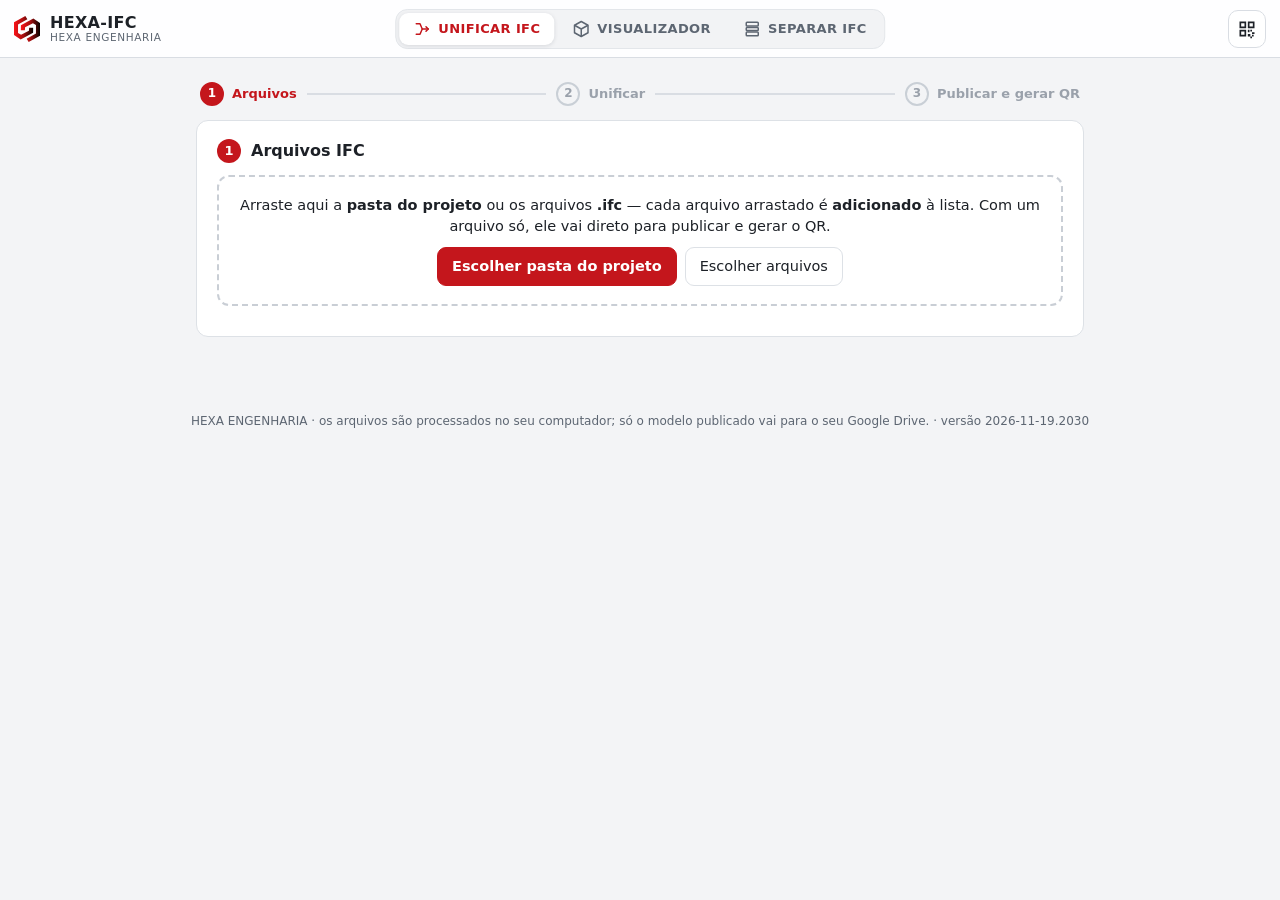
<file: app/index.html>
<!doctype html>
<html lang="pt-BR">
<head>
<meta charset="utf-8">
<meta name="viewport" content="width=device-width, initial-scale=1">
<title>HEXA Engenharia · Modelos IFC</title>
<meta name="description" content="HEXA Engenharia — juntar modelos IFC, publicar e gerar QR code para visualização 3D.">
<meta name="theme-color" content="#ffffff">
<link rel="apple-touch-icon" href="icons/icon192.png">
<link rel="manifest" href="manifest.webmanifest">
<link rel="icon" href="icons/icon32.png">
<link rel="stylesheet" href="app.css?v=2026-11-19.2030">
</head>
<body>
<header>
    <div class="marca"><span id="logo"></span><div><b>HEXA ENGENHARIA</b><span class="subm">Modelos IFC · unificar e gerar QR</span></div></div>
  <nav>
    <button data-aba="juntar" class="ativa">Unificar e publicar</button>
        <a id="irVisualizador" href="../" title="Abrir o visualizador IFC">Visualizador <svg viewBox="0 0 24 24" width="16" height="16" fill="none" stroke="currentColor" stroke-width="2" stroke-linecap="round" stroke-linejoin="round" aria-hidden="true"><path d="M14 4h6v6M20 4l-9 9"/><path d="M18 14v5a1 1 0 0 1-1 1H5a1 1 0 0 1-1-1V7a1 1 0 0 1 1-1h5"/></svg></a>
  </nav>
  <button id="btnQrIcone" class="icone" type="button" title="QR de um link" aria-label="QR de um link"><svg viewBox="0 0 24 24" width="20" height="20" fill="currentColor" aria-hidden="true"><path d="M3 3h8v8H3V3zm2 2v4h4V5H5zm8-2h8v8h-8V3zm2 2v4h4V5h-4zM3 13h8v8H3v-8zm2 2v4h4v-4H5zm11-2h2v2h-2v-2zm-3 0h2v3h-2v-3zm5 3h3v2h-3v-2zm-5 2h3v3h-3v-3zm5 1h2v2h-2v-2zm-2 2h2v2h-2v-2z"/></svg></button>
</header>

<main>
<div id="avisoNav" class="aviso" hidden>Este navegador não permite escolher pastas. Use o <b>Google Chrome</b> ou o <b>Microsoft Edge</b> no computador para salvar direto na pasta do projeto (arrastar arquivos funciona).</div>
<!-- ===================== JUNTAR E PUBLICAR ===================== -->
<section id="aba-juntar">
  <div id="passos" class="passos" aria-label="Passos">
    <span class="p atual"><i>1</i>Arquivos</span><span class="l"></span>
    <span class="p"><i>2</i>Unificar</span><span class="l"></span>
    <span class="p"><i>3</i>Publicar e gerar QR</span>
  </div>
  <div id="resumo1" class="resumo" hidden><span class="v">✓</span><div><b id="resumo1t"></b><span id="resumo1s" class="sub"></span></div><a href="#" id="alterar1">alterar</a></div>
  <div class="card" id="card1">
    <h2><span class="num">1</span>Arquivos IFC</h2>
    <div id="drop" class="drop">
      <p>Arraste aqui a <b>pasta do projeto</b> ou os arquivos <b>.ifc</b> — cada arquivo arrastado é <b>adicionado</b> à lista. Com um arquivo só, ele vai direto para publicar e gerar o QR.</p>
      <div class="linha">
        <button id="btnPasta" class="prim">Escolher pasta do projeto</button>
        <button id="btnArquivos">Escolher arquivos</button>
      </div>
      <input type="file" id="inpArquivos" multiple accept=".ifc,.ifczip" hidden>
    </div>
    <div class="origem"><p id="origem" class="sub"></p><button id="btnLimpar" class="peq" hidden>Limpar lista</button></div>
    <table id="tabela" hidden>
      <thead><tr><th></th><th>Disciplina</th><th>Arquivo</th><th class="dir">Tamanho</th><th></th></tr></thead>
      <tbody></tbody>
    </table>
    <p class="dica" id="dicaPasta" hidden>Pastas OBSOLETO/OLD/BACKUP e a pasta do IFC unificado são ignoradas. Revisões antigas da mesma disciplina vêm desmarcadas.</p>
  </div>

  <div class="card" id="card2" hidden>
    <h2><span class="num">2</span><span id="tit2">Unificar</span></h2>
    <div class="linha">
      <label class="campo cresce" id="lblNome">Nome do arquivo unificado<input id="nomeSaida" spellcheck="false"></label>
      <button id="btnJuntar" class="prim" disabled>Unificar</button>
    </div>
    <div id="prog2" class="prog" hidden><div class="trilho"><div class="barra indet"></div></div><span></span></div>
    <div id="resultado" hidden>
      <div id="alertas"></div>
      <table id="tabRes"><thead><tr><th>Disciplina</th><th class="dir">Elementos</th><th>Unidade original</th><th>Posição</th></tr></thead><tbody></tbody></table>
      <p id="resumo" class="sub"></p>
      <div class="linha">
        <button id="btnSalvar" class="prim">Salvar na pasta do projeto</button>
        <button id="btnBaixarIfc">Baixar .ifc</button>
        <button id="btnBaixarZip">Baixar .ifczip</button>
      </div>
      <p id="msgSalvar" class="sub"></p>
      <div id="pastaAntiga" class="aviso" hidden></div>
    </div>
  </div>

  <div class="card" id="card3" hidden>
    <h2><span class="num">3</span>Publicar e gerar QR</h2>
        <p class="sub">Envia o modelo compactado para o <b>seu</b> Google Drive (link de leitura) e gera o QR que abre o visualizador 3D no celular. Na primeira vez o Google pede para você entrar e autorizar.</p>
    <div id="destino" class="destino" hidden>
      <label class="opcao"><input type="radio" name="destino" value="atualizar"><span><b>Atualizar um modelo já publicado</b><span class="sub">o QR já impresso continua valendo — só o modelo é trocado</span></span></label>
      <div id="boxAtualizar" class="boxatu" hidden>
        <div id="alvoAtual" class="alvo" hidden></div>
        <label class="campo">Qual modelo? Cole o link do QR, do visualizador ou do Google Drive — ou solte/cole aqui a imagem do QR
          <div class="linha"><input id="linkAtualizar" placeholder="https://hexa-engenharia.github.io/ifc/?d=…" autocomplete="off" spellcheck="false"><button id="btnListarPub" type="button">Escolher da lista</button></div>
        </label>
        <ul id="listaPub" class="listapub" hidden></ul>
        <p id="msgAtualizar" class="sub" hidden></p>
      </div>
      <label class="opcao"><input type="radio" name="destino" value="novo"><span><b>Publicar como modelo novo</b><span class="sub">gera um QR novo</span></span></label>
      <p id="avisoNovo" class="aviso" hidden></p>
    </div>
    <div class="linha"><button id="btnPublicar" class="prim" disabled>Publicar no Google Drive e gerar QR</button></div>
    <p id="erroPub" class="erro" hidden></p>
    <div id="prog3" class="prog" hidden><div class="trilho"><div class="barra indet"></div></div><span></span></div>
    <div id="qrRes" class="qrres" hidden>
      <img id="qrImg" alt="QR code">
      <div class="qrinfo">
        <label class="campo">Link do visualizador<div class="linha"><input id="qrLink" readonly><button id="btnCopiar">Copiar</button></div></label>
        <p id="qrDet" class="sub"></p>
        <div class="linha">
          <button id="btnQrPasta" class="prim">Salvar QR na pasta do projeto</button>
          <button id="btnQrBaixar">Baixar QR (PNG)</button>
          <button id="btnAbrirVis">Abrir visualizador</button>
        </div>
        <p id="msgQr" class="sub"></p>
      </div>
    </div>
  </div>
</section>

<!-- ===================== QR DE UM LINK ===================== -->
<section id="aba-qr" class="flutua" hidden>
  <div class="card">
    <h2>QR de um link <span class="sub2">com a logo, 30 mm, 1200 dpi</span><button id="fecharQr" class="x" type="button" title="Fechar" aria-label="Fechar">×</button></h2>
    <div class="linha">
      <label class="campo cresce">Link<input id="qrSoltoLink" placeholder="https://…" spellcheck="false"></label>
      <label class="campo curto">Tamanho (mm)<input id="qrSoltoMm" type="number" value="30" min="10" max="200"></label>
      <button id="btnQrSolto" class="prim">Gerar QR</button>
    </div>
    <div id="qrSoltoRes" class="qrres" hidden>
      <img id="qrSoltoImg" alt="QR code">
      <div class="qrinfo"><p id="qrSoltoDet" class="sub"></p><div class="linha"><button id="btnQrSoltoBaixar" class="prim">Baixar PNG</button></div></div>
    </div>
    <p id="qrSoltoMsg" class="sub"></p>
  </div>
</section>

</main>
<footer>HEXA ENGENHARIA · os arquivos são processados no seu computador; só o modelo publicado vai para o seu Google Drive.<span id="versaoSite"></span></footer>
<script type="module" src="app.js?v=2026-11-19.2030"></script>
</body>
</html>
</file>
<file: app/app.css>
[hidden] { display: none !important; }
:root {
  --bg: #f3f4f6; --card: #fff; --txt: #1d2127; --sub: #5d6672; --linha: #dde1e6;
  --acento: #c4161c; --acento-esc: #9e1015; --ok: #1e7d3a; --ok-bg: #e9f6ed; --av: #8a5a00; --av-bg: #fff6e0;
  --er: #b3261e; --er-bg: #fdecea; --raio: 12px;
}
* { box-sizing: border-box; }
html, body { margin: 0; background: var(--bg); color: var(--txt); font: 14.5px/1.45 system-ui, -apple-system, "Segoe UI", Roboto, sans-serif; }
header { position: sticky; top: 0; z-index: 3; display: flex; align-items: center; justify-content: space-between; gap: 16px; flex-wrap: wrap;
  padding: 10px 24px; background: #fff; border-bottom: 1px solid var(--linha); }
.marca { display: flex; align-items: center; gap: 10px; font-size: 16px; }
#logo { display: flex; }
nav { display: flex; gap: 4px; }
nav button { border: 0; background: none; padding: 8px 12px; border-radius: 8px; font: inherit; color: var(--sub); cursor: pointer; }
nav button.ativa { background: #fbe9ea; color: var(--acento); font-weight: 600; }
nav a { display: inline-flex; align-items: center; gap: 5px; padding: 8px 12px; border-radius: 8px; color: var(--acento); font-weight: 600; text-decoration: none; }
nav a:hover { background: #fbe9ea; }
main { max-width: 920px; margin: 0 auto; padding: 20px 16px 60px; }
.card { background: var(--card); border: 1px solid var(--linha); border-radius: var(--raio); padding: 18px 20px; margin-bottom: 16px; }
.card.off { opacity: .55; pointer-events: none; }
h2 { font-size: 16px; margin: 0 0 12px; display: flex; align-items: center; gap: 10px; }
h3 { font-size: 14px; margin: 18px 0 6px; }
.num { width: 24px; height: 24px; border-radius: 50%; background: var(--acento); color: #fff; display: inline-grid; place-items: center; font-size: 13px; }
.sub { color: var(--sub); margin: 6px 0; }
.dica { color: var(--sub); font-size: 12.5px; margin: 8px 0 0; }
button { border: 1px solid var(--linha); background: #fff; color: var(--txt); border-radius: 9px; padding: 8px 14px; font: inherit; cursor: pointer; white-space: nowrap; }
button:hover:not(:disabled) { border-color: #b9c0c8; }
button.prim { background: var(--acento); border-color: var(--acento); color: #fff; font-weight: 600; }
button.prim:hover:not(:disabled) { background: var(--acento-esc); }
button:disabled { opacity: .5; cursor: default; }
.linha { display: flex; gap: 8px; align-items: flex-end; flex-wrap: wrap; margin: 10px 0 0; }
.campo { display: flex; flex-direction: column; gap: 4px; font-size: 12.5px; color: var(--sub); margin: 8px 0; }
.campo.cresce { flex: 1; min-width: 240px; margin: 0; }
.campo.curto { width: 110px; margin: 0; }
.campo .linha { margin: 0; flex-wrap: nowrap; }
input[type=text], input:not([type]), input[type=number] { border: 1px solid var(--linha); border-radius: 8px; padding: 8px 10px; font: inherit; color: var(--txt); width: 100%; background: #fff; }
input:focus { outline: 2px solid #f2b8bb; border-color: var(--acento); }
.drop { border: 2px dashed #c9ced5; border-radius: var(--raio); padding: 18px; text-align: center; transition: .15s; }
.drop p { margin: 0 0 4px; }
.drop .linha { justify-content: center; }
.drop.sobre { border-color: var(--acento); background: #fdf3f3; }
table { width: 100%; border-collapse: collapse; margin-top: 12px; font-size: 13.5px; }
th { text-align: left; font-weight: 600; color: var(--sub); font-size: 12px; text-transform: uppercase; letter-spacing: .03em; padding: 6px 8px; border-bottom: 1px solid var(--linha); }
td { padding: 6px 8px; border-bottom: 1px solid #eef0f2; vertical-align: middle; }
td.arq { word-break: break-all; color: var(--sub); font-size: 12.5px; }
td.arq b { color: var(--txt); font-weight: 550; }
.dir { text-align: right; white-space: nowrap; }
td input.rot { width: 160px; padding: 5px 8px; text-transform: uppercase; font-weight: 600; }
tr.desl td { opacity: .5; }
.tag { display: inline-block; font-size: 11px; padding: 1px 7px; border-radius: 10px; background: #eef0f2; color: var(--sub); margin-left: 6px; }
input[type=checkbox] { width: 17px; height: 17px; accent-color: var(--acento); }
.prog { display: flex; align-items: center; gap: 12px; margin-top: 12px; color: var(--sub); }
.trilho { width: 180px; height: 6px; background: #e3e6ea; border-radius: 6px; overflow: hidden; flex: none; }
.barra { height: 100%; width: 35%; background: var(--acento); }
.barra.indet { animation: vai 1.1s ease-in-out infinite; }
@keyframes vai { 0% { transform: translateX(-100%); } 100% { transform: translateX(290%); } }
.ok, .aviso, .erro { border-radius: 10px; padding: 10px 14px; margin: 12px 0 0; }
.ok { background: var(--ok-bg); color: var(--ok); }
.aviso { background: var(--av-bg); color: var(--av); }
.erro { background: var(--er-bg); color: var(--er); }
.aviso a, .ok a { color: inherit; font-weight: 600; }
.aviso ul, .erro ul { margin: 4px 0 0; padding-left: 18px; }
.chk { display: flex; gap: 10px; align-items: flex-start; margin: 12px 0 0; cursor: pointer; }
.chk input { margin-top: 2px; flex: none; }
.qrres { display: flex; gap: 20px; align-items: flex-start; margin-top: 16px; flex-wrap: wrap; }
.qrres img { width: 190px; height: 190px; border: 1px solid var(--linha); border-radius: 10px; image-rendering: auto; background: #fff; }
.qrinfo { flex: 1; min-width: 260px; }
.qrinfo .campo { margin-top: 0; }
.guia ol, .guia ul { padding-left: 20px; margin: 6px 0; }
.guia li { margin: 6px 0; }
code { background: #f1f3f5; border-radius: 5px; padding: 1px 6px; font-size: 12.5px; }
.copia { display: flex; gap: 8px; align-items: center; margin: 6px 0; flex-wrap: wrap; }
.copia code { padding: 6px 10px; }
.copia button { padding: 4px 10px; font-size: 12.5px; }

.origem { display: flex; align-items: center; justify-content: space-between; gap: 12px; }
.origem .ult { color: var(--sub); font-style: italic; }
button.peq { padding: 5px 10px; font-size: 12.5px; flex: none; }
button.rem { border: 0; background: none; font-size: 18px; line-height: 1; color: var(--sub); padding: 2px 6px; border-radius: 6px; }
button.rem:hover { background: var(--er-bg); color: var(--er); }

.guia summary { cursor: pointer; }
.card .ok:first-of-type { margin: 0 0 8px; }

/* publicar: modelo novo x atualizar um já publicado */
.destino { margin: 14px 0 0; border: 1px solid var(--linha); border-radius: 10px; padding: 6px 12px 10px; }
.opcao { display: flex; gap: 10px; align-items: flex-start; padding: 8px 0 4px; cursor: pointer; }
.opcao input { margin-top: 3px; flex: none; accent-color: var(--acento); width: 16px; height: 16px; }
.opcao .sub { display: block; margin: 1px 0 0; font-size: 12.5px; }
.boxatu { margin: 2px 0 8px 26px; padding: 10px 12px; background: #f7f8fa; border-radius: 10px; border: 1px dashed transparent; }
.boxatu.sobre { border-color: var(--acento); background: #fdf3f3; }
.boxatu .campo { margin: 4px 0 0; }
.alvo { display: flex; align-items: center; gap: 10px; background: var(--ok-bg); color: var(--ok); border-radius: 8px; padding: 8px 12px; font-size: 13.5px; margin-bottom: 6px; }
.alvo b { color: var(--txt); word-break: break-all; }
.alvo .sub { display: block; margin: 1px 0 0; font-size: 12px; color: var(--sub); }
.listapub { list-style: none; margin: 8px 0 0; padding: 0; max-height: 260px; overflow: auto; border: 1px solid var(--linha); border-radius: 8px; background: #fff; }
.listapub li { display: flex; align-items: center; gap: 10px; padding: 8px 12px; border-bottom: 1px solid #eef0f2; cursor: pointer; }
.listapub li:last-child { border-bottom: 0; }
.listapub li:hover { background: #fbe9ea; }
.listapub li.sel { background: var(--ok-bg); }
.listapub .nm { flex: 1; word-break: break-all; font-weight: 550; }
.listapub .dt { color: var(--sub); font-size: 12px; white-space: nowrap; }
.listapub .tag { margin: 0; }
.listapub .vazio { cursor: default; color: var(--sub); }

/* versão site (…/ifc/app/) */
.marca > div { display: flex; flex-direction: column; line-height: 1.15; }
.marca > div b { letter-spacing: .04em; }
.subm { font-size: 12px; color: var(--sub); font-weight: 400; }
main > .aviso { margin: 0 0 16px; }
footer { text-align: center; color: var(--sub); font-size: 12px; padding: 0 16px 28px; }
@media (max-width: 640px) { header { padding: 10px 14px; } nav button, nav a { padding: 7px 9px; } }

/* passos do Unificar (aparecem conforme vão sendo liberados) */
.passos { display: flex; align-items: center; gap: 10px; margin: 0 0 14px; padding: 0 4px; font-weight: 600; font-size: 13px; color: #9aa1ab; }
.passos .p { display: flex; align-items: center; gap: 8px; white-space: nowrap; }
.passos .p i { font-style: normal; width: 24px; height: 24px; border-radius: 50%; display: grid; place-items: center; border: 2px solid #c9cfd6; font-size: 12px; }
.passos .p.feito { color: var(--ok); } .passos .p.feito i { background: var(--ok); border-color: var(--ok); color: #fff; }
.passos .p.atual { color: var(--acento); } .passos .p.atual i { background: var(--acento); border-color: var(--acento); color: #fff; }
.passos .l { flex: 1; height: 2px; background: #d9dde3; } .passos .l.feito { background: var(--ok); }
.resumo { display: flex; align-items: center; gap: 12px; background: #fff; border: 1px solid var(--linha); border-radius: var(--raio); padding: 12px 18px; margin-bottom: 16px; }
.resumo .v { width: 26px; height: 26px; border-radius: 50%; background: var(--ok); color: #fff; display: grid; place-items: center; font-weight: 700; flex: none; }
.resumo b { display: block; } .resumo .sub { margin: 0; display: block; }
.resumo a { margin-left: auto; color: var(--acento); font-weight: 600; text-decoration: none; }
.card.novo { box-shadow: 0 0 0 3px #fbe9ea; }
button.icone { width: 40px; height: 40px; padding: 0; display: grid; place-items: center; border-radius: 10px; }
/* QR de um link: cartão flutuante */
.flutua { position: fixed; inset: 0; z-index: 20; background: rgba(20, 28, 40, .25); display: grid; place-items: start center; padding: 80px 16px 16px; }
.flutua .card { width: min(720px, 100%); box-shadow: 0 10px 40px rgba(20, 28, 40, .25); }
.flutua h2 { justify-content: flex-start; } .flutua .sub2 { font-weight: 400; font-size: 12.5px; color: var(--sub); }
.flutua .x { margin-left: auto; border: 0; font-size: 22px; line-height: 1; padding: 2px 8px; color: var(--sub); }
/* dentro do HEXA-IFC (iframe): o cabeçalho é o da página de fora */
body.embutido header { display: none; } body.embutido main { padding-top: 24px; }
@media (max-width: 640px) { .passos { font-size: 11.5px; gap: 6px; } .passos .p { gap: 5px; } }
</file>
